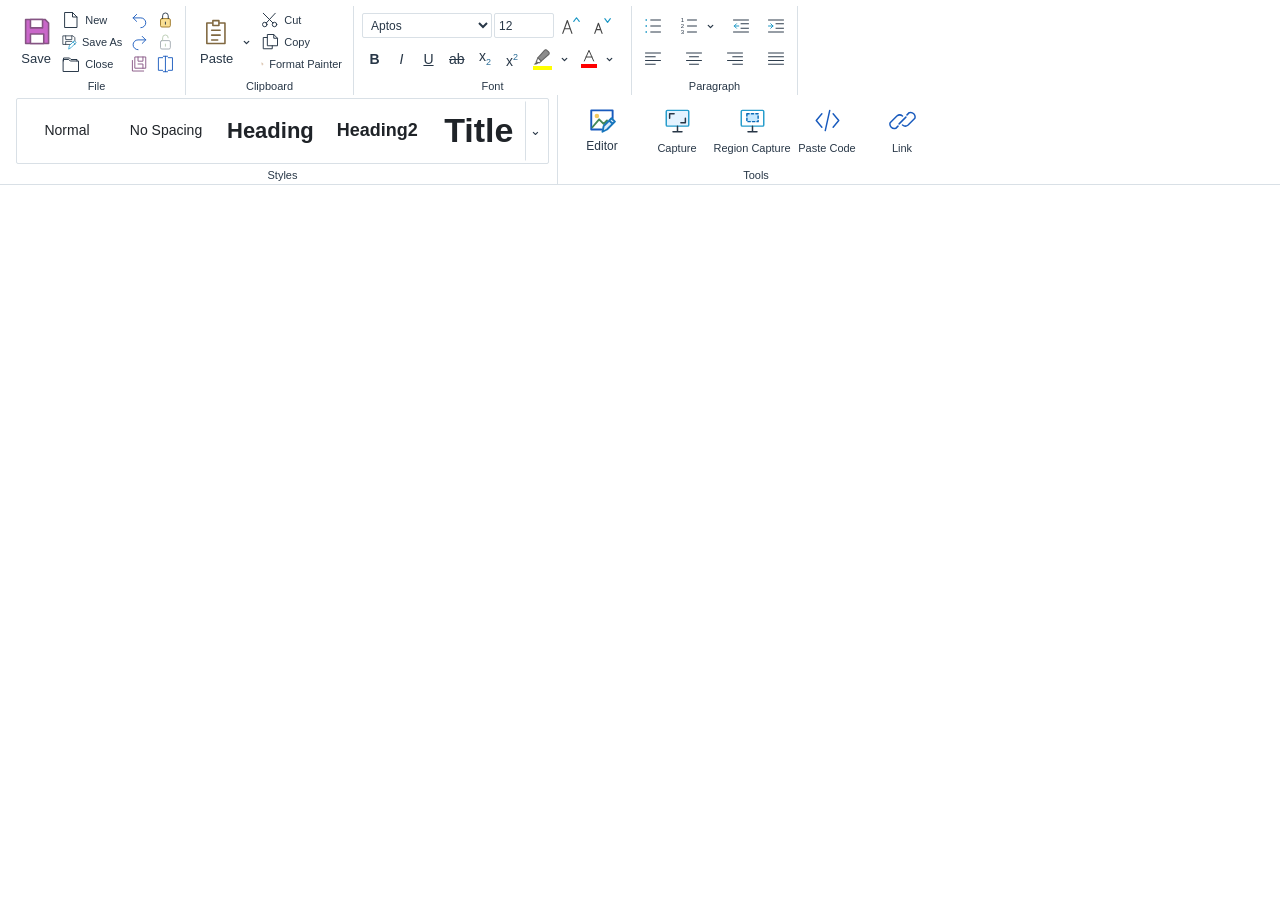
<file: Resources/Web/index.html>
<!doctype html>
<html lang="en"><head><meta charset="utf-8"><meta name="viewport" content="width=device-width,initial-scale=1"><title>Sin - AI Prompt editor</title><link rel="stylesheet" href="editor.css"><link rel="stylesheet" href="ribbon.css"><link rel="stylesheet" href="color-picker.css"></head>
<body>
<div id="toolbar" role="toolbar" aria-label="Rich Text Formatting"></div>
<div id="notice" hidden role="alert"><span class="notice-message"></span><button id="dismissNotice" type="button" aria-label="Dismiss message" title="Dismiss message">×</button></div>
<iframe id="document" title="HTML Document" sandbox="allow-same-origin"></iframe>
<script>
addEventListener('error',event=>window.webkit?.messageHandlers?.sinNative?.postMessage({type:'startup-error',message:event.message||'Editor resource could not load',source:event.filename||event.target?.src||'',line:event.lineno||0}),true);
addEventListener('unhandledrejection',event=>window.webkit?.messageHandlers?.sinNative?.postMessage({type:'startup-error',message:String(event.reason?.stack||event.reason)}));
</script>
<script type="module" src="editor.js"></script>
</body></html>
</file>
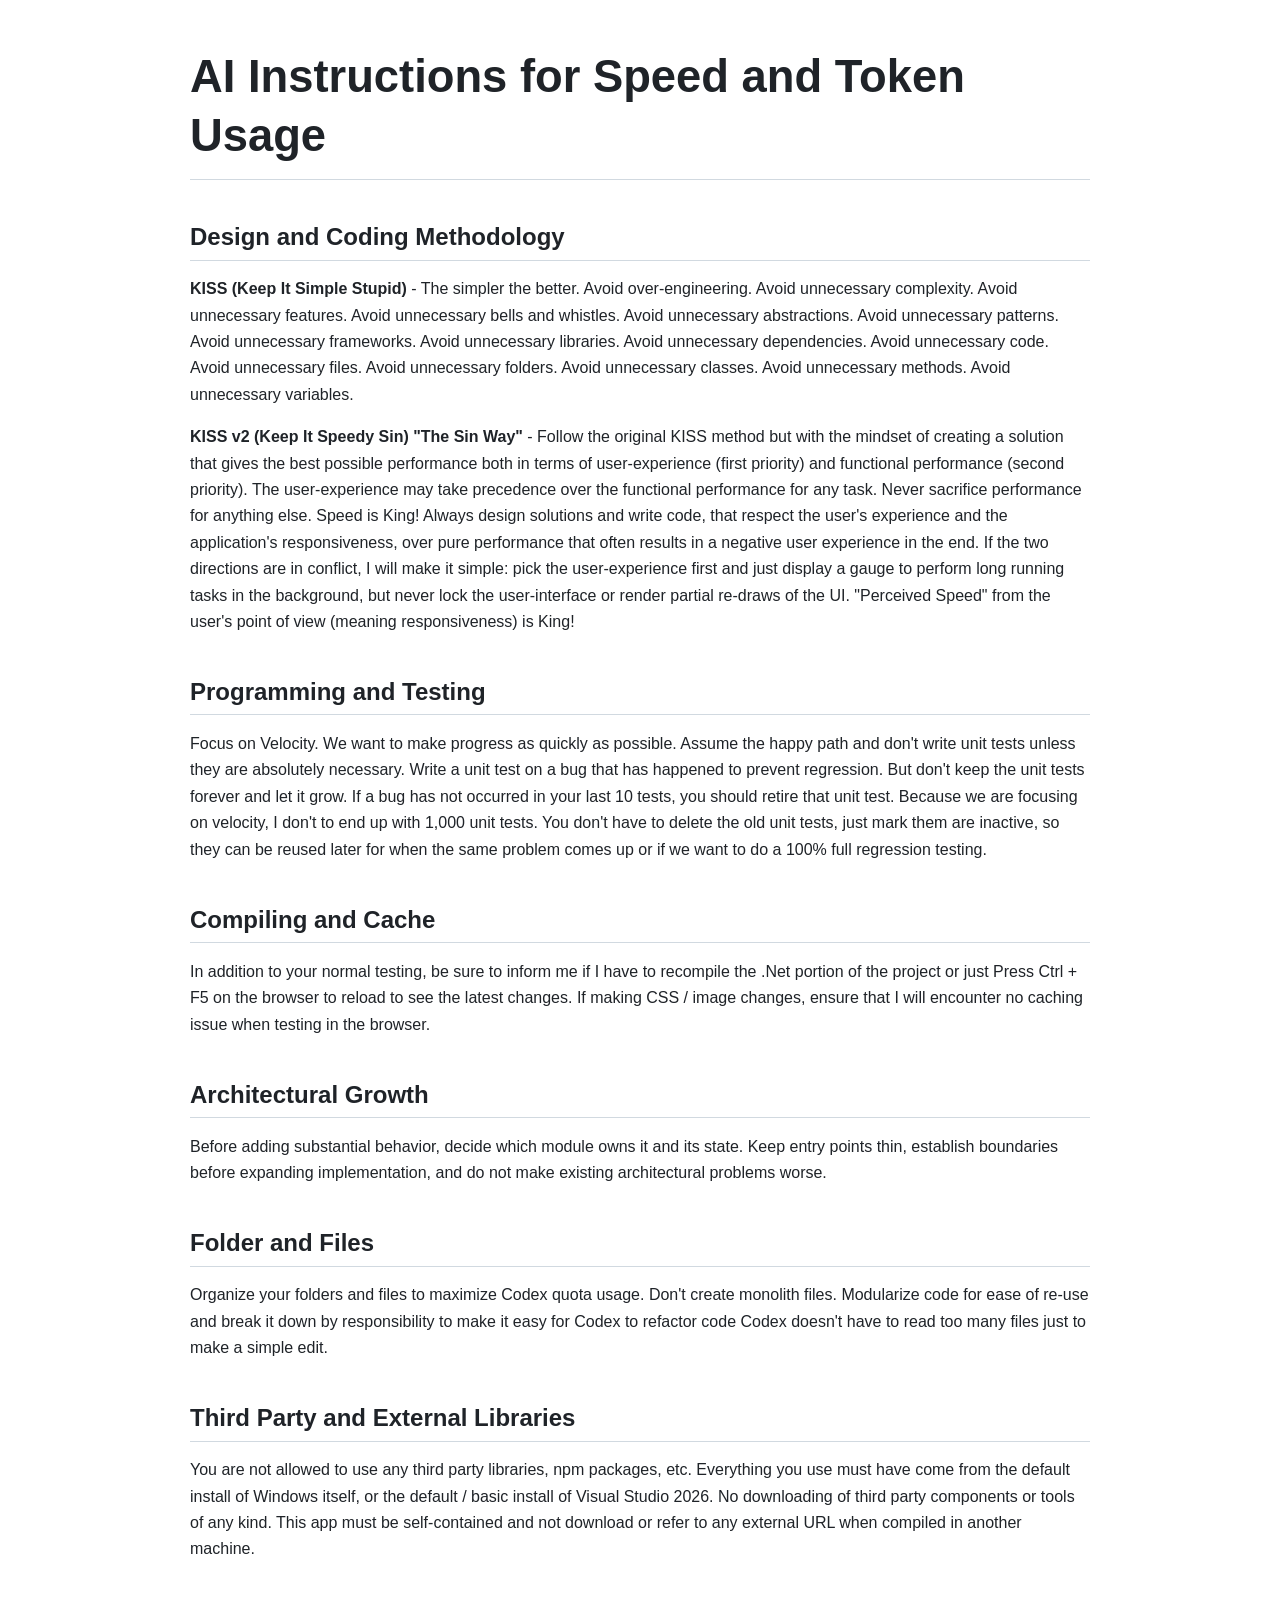
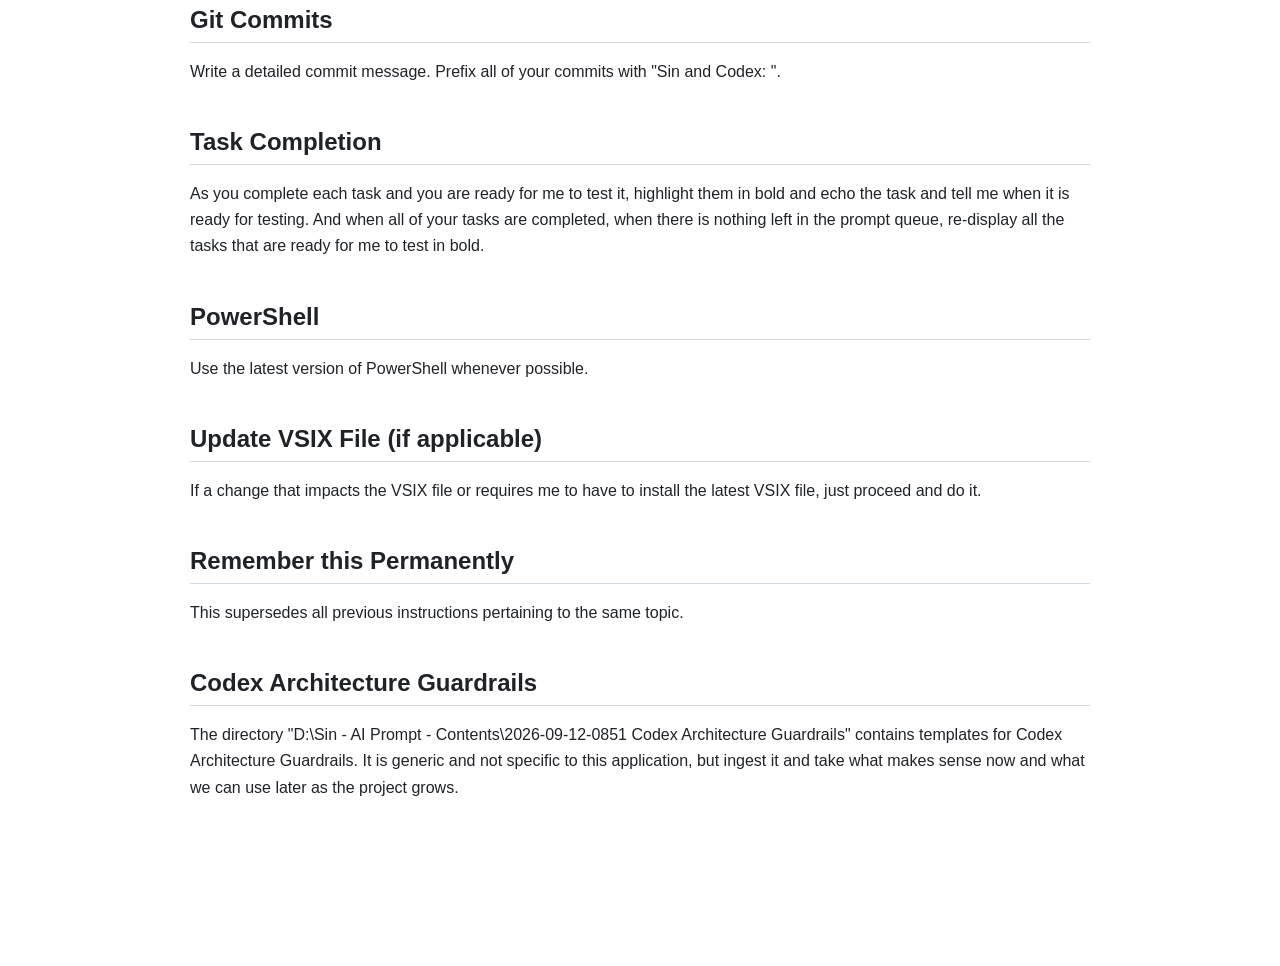
<file: Resources/Documents/2026-09-16 1025 - AI Instructions.html>
<!DOCTYPE html>
<html data-sin-style-mode="modern"><head><meta charset="utf-8"><title>Prompt</title><style data-sin-document="1">
html{font-size:16px;line-height:1.65;color:#1f2328;background:#fff}
body{box-sizing:border-box;width:100%;max-width:980px;margin:0 auto;padding:48px 40px 64px;font-family:"Segoe UI",Arial,sans-serif;font-size:16px;line-height:1.65;color:#1f2328}
p{margin:0 0 1em}
ol,ul{margin:0 0 1em;padding-left:2em}
li+li{margin-top:.35em}
h1{font-weight:600;font-style:normal;color:#1f2328;text-align:left;text-indent:0;letter-spacing:normal;margin-left:0;margin-right:0;padding-bottom:.3em;border-bottom:1px solid #d1d9e0;orphans:2;widows:2;font-family:"Segoe UI", Arial, sans-serif;font-size:22pt;line-height:1.3;margin-top:1.75em;margin-bottom:.65em;break-after:avoid}
h2{font-weight:600;font-style:normal;color:#1f2328;text-align:left;text-indent:0;letter-spacing:normal;margin-left:0;margin-right:0;padding-bottom:.3em;border-bottom:1px solid #d1d9e0;orphans:2;widows:2;font-family:"Segoe UI", Arial, sans-serif;font-size:18pt;line-height:1.3;margin-top:1.7em;margin-bottom:.65em;break-after:avoid}
h3{font-weight:600;line-height:1.3;color:#1f2328;margin:1.4em 0 .65em;font-size:1.2em}
body>:first-child:is(h1,[data-sin-style=heading]){margin-top:0!important}
[data-sin-style=title]+[data-sin-style=title]{margin-top:0}
code{padding:.16em .35em;border-radius:4px;font-family:Consolas,"Cascadia Mono","Courier New",monospace;font-size:.875em;background:#eff1f3;white-space:break-spaces;overflow-wrap:anywhere}
pre[data-sin-code] code{padding:0;background:transparent}
@media(max-width:640px){body{padding:24px 20px 40px}}
@media print{body{max-width:none;padding:0}p,li{orphans:3;widows:3}}
body{background:#fff;overflow-wrap:break-word}img{max-width:100%;height:auto}table{border-collapse:collapse}td,th{border:1px solid #aaa;padding:6px 10px}</style><style data-sin-code-styles="1">
pre:is([data-sin-code],[data-sin-code-preview]){white-space:pre;overflow:auto;padding:18px;border:1px solid #d8dfe6;border-radius:6px;background:#fff;color:#000;font:14px/1.6 Consolas,monospace;tab-size:4}
pre:is([data-sin-code],[data-sin-code-preview]) code{font:inherit;padding:0;background:transparent;white-space:inherit;overflow-wrap:normal}
details[data-sin-code-display]{margin:1em 0;border:1px solid #d8dfe6;border-radius:6px;background:#fff;color:#1f2328}
details[data-sin-code-display]>summary{cursor:pointer;padding:12px;font:14px/1.5 "Segoe UI",sans-serif;user-select:none}
details[data-sin-code-display]>pre{margin:0;border:0;border-top:1px solid #d8dfe6;border-radius:0 0 6px 6px}
details[data-sin-code-display] pre[data-sin-code-preview]{margin:10px 0 0;padding:0;border:0;user-select:text}
details[data-sin-code-display][open] pre[data-sin-code-preview]{display:none}

.rich-source-token-keyword{color:#0000ff}.rich-source-token-control{color:#8f08c4}
.rich-source-token-comment{color:#008000;font-style:normal}.rich-source-token-string{color:#a31515}
.rich-source-token-verbatim{color:#800000}.rich-source-token-number{color:#000000}
.rich-source-token-type{color:#2b91af}.rich-source-token-function{color:#74531f}
.rich-source-token-identifier{color:#1f377f}.rich-source-token-property{color:#2e75b6}
.rich-source-token-tag,.rich-source-token-selector{color:#800000}.rich-source-token-attribute{color:#ff0000}
.rich-source-token-delimiter,.rich-source-token-entity{color:#0000ff}.rich-source-token-preprocessor{color:#808080}
:is([data-sin-code=html],[data-sin-code-preview=html]) .rich-source-token-string{color:#0000ff}
:is([data-sin-code=css],[data-sin-code-preview=css]) .rich-source-token-property{color:#ff0000}
:is([data-sin-code=css],[data-sin-code-preview=css]) :is(.rich-source-token-number,.rich-source-token-string,.rich-source-token-keyword){color:#0000ff}
:is([data-sin-code=tsql],[data-sin-code-preview=tsql]) .rich-source-token-string{color:#ff0000}
:is([data-sin-code=tsql],[data-sin-code-preview=tsql]) .rich-source-token-function{color:#ff00ff}
:is([data-sin-code=java],[data-sin-code-preview=java]) :is(.rich-source-token-keyword,.rich-source-token-control){color:#000080;font-weight:bold}
:is([data-sin-code=java],[data-sin-code-preview=java]) .rich-source-token-string{color:#008000;font-weight:bold}
:is([data-sin-code=java],[data-sin-code-preview=java]) .rich-source-token-comment{color:#808080;font-style:italic}
:is([data-sin-code=java],[data-sin-code-preview=java]) .rich-source-token-number{color:#0000ff}
:is([data-sin-code=java],[data-sin-code-preview=java]) :is(.rich-source-token-type,.rich-source-token-function,.rich-source-token-identifier){color:#000}
</style><style data-sin-theme="1">
html{font-size:16px;line-height:1.65;color:#1f2328;background:#fff}
body{box-sizing:border-box;width:100%;max-width:980px;margin:0 auto;padding:48px 40px 64px;font-family:"Segoe UI",Arial,sans-serif;font-size:16px;line-height:1.65;color:#1f2328}
p{margin:0 0 1em}
ol,ul{margin:0 0 1em;padding-left:2em}
li+li{margin-top:.35em}
h1{font-weight:600;font-style:normal;color:#1f2328;text-align:left;text-indent:0;letter-spacing:normal;margin-left:0;margin-right:0;padding-bottom:.3em;border-bottom:1px solid #d1d9e0;orphans:2;widows:2;font-family:"Segoe UI", Arial, sans-serif;font-size:22pt;line-height:1.3;margin-top:1.75em;margin-bottom:.65em;break-after:avoid}
h2{font-weight:600;font-style:normal;color:#1f2328;text-align:left;text-indent:0;letter-spacing:normal;margin-left:0;margin-right:0;padding-bottom:.3em;border-bottom:1px solid #d1d9e0;orphans:2;widows:2;font-family:"Segoe UI", Arial, sans-serif;font-size:18pt;line-height:1.3;margin-top:1.7em;margin-bottom:.65em;break-after:avoid}
h3{font-weight:600;line-height:1.3;color:#1f2328;margin:1.4em 0 .65em;font-size:1.2em}
body>:first-child:is(h1,[data-sin-style=heading]){margin-top:0!important}
[data-sin-style=title]+[data-sin-style=title]{margin-top:0}
code{padding:.16em .35em;border-radius:4px;font-family:Consolas,"Cascadia Mono","Courier New",monospace;font-size:.875em;background:#eff1f3;white-space:break-spaces;overflow-wrap:anywhere}
pre[data-sin-code] code{padding:0;background:transparent}
@media(max-width:640px){body{padding:24px 20px 40px}}
@media print{body{max-width:none;padding:0}p,li{orphans:3;widows:3}}
</style></head><body><p data-sin-style="title" role="paragraph" style="font-weight: 600; margin: 0px 0px 0.65em; padding-bottom: 0.3em; border-bottom: 1px solid rgb(209, 217, 224); font-size: 34pt; line-height: 1.3; break-after: avoid;">AI Instructions for Speed and Token Usage</p><p data-sin-style="heading2" role="heading" aria-level="2" style="font-weight: 600; margin: 1.7em 0px 0.65em; padding-bottom: 0.3em; border-bottom: 1px solid rgb(209, 217, 224); font-size: 18pt; line-height: 1.3; break-after: avoid;">Design and Coding Methodology</p><p><b>KISS (Keep It Simple Stupid)</b> - The simpler the better.  Avoid over-engineering.  Avoid unnecessary complexity.  Avoid unnecessary features.  Avoid unnecessary bells and whistles.  Avoid unnecessary abstractions.  Avoid unnecessary patterns.  Avoid unnecessary frameworks.  Avoid unnecessary libraries.  Avoid unnecessary dependencies.  Avoid unnecessary code.  Avoid unnecessary files.  Avoid unnecessary folders.  Avoid unnecessary classes.  Avoid unnecessary methods.  Avoid unnecessary variables.</p><p><b>KISS v2 (Keep It Speedy Sin) "The Sin Way"</b> - Follow the original KISS method but with the mindset of creating a solution that gives the best possible performance both in terms of user-experience (first priority) and functional performance (second priority).  The user-experience may take precedence over the functional performance for any task.  Never sacrifice performance for anything else.  Speed is King!  Always design solutions and write code, that respect the user's experience and the application's responsiveness, over pure performance that often results in a negative user experience in the end.  If the two directions are in conflict, I will make it simple:  pick the user-experience first and just display a gauge to perform long running tasks in the background, but never lock the user-interface or render partial re-draws of the UI.  "Perceived Speed" from the user's point of view (meaning responsiveness) is King!</p><p data-sin-style="heading2" role="heading" aria-level="2" style="font-weight: 600; margin: 1.7em 0px 0.65em; padding-bottom: 0.3em; border-bottom: 1px solid rgb(209, 217, 224); font-size: 18pt; line-height: 1.3; break-after: avoid;">Programming and Testing</p><p>Focus on Velocity.  We want to make progress as quickly as possible.  Assume the happy path and don't write unit tests unless they are absolutely necessary.  Write a unit test on a bug that has happened to prevent regression.  But don't keep the unit tests forever and let it grow.  If a bug has not occurred in your last 10 tests, you should retire that unit test.  Because we are focusing on velocity, I don't to end up with 1,000 unit tests.  You don't have to delete the old unit tests, just mark them are inactive, so they can be reused later for when the same problem comes up or if we want to do a 100% full regression testing.</p><p data-sin-style="heading2" role="heading" aria-level="2" style="font-weight: 600; margin: 1.7em 0px 0.65em; padding-bottom: 0.3em; border-bottom: 1px solid rgb(209, 217, 224); font-size: 18pt; line-height: 1.3; break-after: avoid;">Compiling and Cache</p><p>In addition to your normal testing, be sure to inform me if I have to recompile the .Net portion of the project or just Press Ctrl + F5 on the browser to reload to see the latest changes.  If making CSS / image changes, ensure that I will encounter no caching issue when testing in the browser.</p><p data-sin-style="heading2" role="heading" aria-level="2" style="font-weight: 600; margin: 1.7em 0px 0.65em; padding-bottom: 0.3em; border-bottom: 1px solid rgb(209, 217, 224); font-size: 18pt; line-height: 1.3; break-after: avoid;">Architectural Growth</p><p>Before adding substantial behavior, decide which module owns it and its state. Keep entry points thin, establish boundaries before expanding implementation, and do not make existing architectural problems worse.</p><p data-sin-style="heading2" role="heading" aria-level="2" style="font-weight: 600; margin: 1.7em 0px 0.65em; padding-bottom: 0.3em; border-bottom: 1px solid rgb(209, 217, 224); font-size: 18pt; line-height: 1.3; break-after: avoid;">Folder and Files</p><p>Organize your folders and files to maximize Codex quota usage.  Don't create monolith files.  Modularize code for ease of re-use and break it down by responsibility to make it easy for Codex to refactor code Codex doesn't have to read too many files just to make a simple edit.</p><p data-sin-style="heading2" role="heading" aria-level="2" style="font-weight: 600; margin: 1.7em 0px 0.65em; padding-bottom: 0.3em; border-bottom: 1px solid rgb(209, 217, 224); font-size: 18pt; line-height: 1.3; break-after: avoid;">Third Party and External Libraries</p><p>You are not allowed to use any third party libraries, npm packages, etc.  Everything you use must have come from the default install of Windows itself, or the default / basic install of Visual Studio 2026.  No downloading of third party components or tools of any kind.  This app must be self-contained and not download or refer to any external URL when compiled in another machine.</p><p data-sin-style="heading2" role="heading" aria-level="2" style="font-weight: 600; margin: 1.7em 0px 0.65em; padding-bottom: 0.3em; border-bottom: 1px solid rgb(209, 217, 224); font-size: 18pt; line-height: 1.3; break-after: avoid;">Git Commits</p><p>Write a detailed commit message.  Prefix all of your commits with "Sin and Codex: ".</p><p data-sin-style="heading2" role="heading" aria-level="2" style="font-weight: 600; margin: 1.7em 0px 0.65em; padding-bottom: 0.3em; border-bottom: 1px solid rgb(209, 217, 224); font-size: 18pt; line-height: 1.3; break-after: avoid;">Task Completion</p><p>As you complete each task and you are ready for me to test it, highlight them in bold and echo the task and tell me when it is ready for testing.  And when all of your tasks are completed, when there is nothing left in the prompt queue, re-display all the tasks that are ready for me to test in bold.</p><p data-sin-style="heading2" role="heading" aria-level="2" style="font-weight: 600; margin: 1.7em 0px 0.65em; padding-bottom: 0.3em; border-bottom: 1px solid rgb(209, 217, 224); font-size: 18pt; line-height: 1.3; break-after: avoid;">PowerShell</p><p>Use the latest version of PowerShell whenever possible.</p><p data-sin-style="heading2" role="heading" aria-level="2" style="font-weight: 600; margin: 1.7em 0px 0.65em; padding-bottom: 0.3em; border-bottom: 1px solid rgb(209, 217, 224); font-size: 18pt; line-height: 1.3; break-after: avoid;">Update VSIX File (if applicable)</p><p>If a change that impacts the VSIX file or requires me to have to install the latest VSIX file, just proceed and do it.</p><p data-sin-style="heading2" role="heading" aria-level="2" style="font-weight: 600; margin: 1.7em 0px 0.65em; padding-bottom: 0.3em; border-bottom: 1px solid rgb(209, 217, 224); font-size: 18pt; line-height: 1.3; break-after: avoid;">Remember this Permanently</p><p>This supersedes all previous instructions pertaining to the same topic.</p><p data-sin-style="heading2" role="heading" aria-level="2" style="font-weight: 600; margin: 1.7em 0px 0.65em; padding-bottom: 0.3em; border-bottom: 1px solid rgb(209, 217, 224); font-size: 18pt; line-height: 1.3; break-after: avoid;">Codex Architecture Guardrails</p><p>The directory "D:\Sin - AI Prompt - Contents\2026-09-12-0851 Codex Architecture Guardrails" contains templates for Codex Architecture Guardrails.  It is generic and not specific to this application, but ingest it and take what makes sense now and what we can use later as the project grows.</p><p><br></p><p><br></p></body></html>
</file>
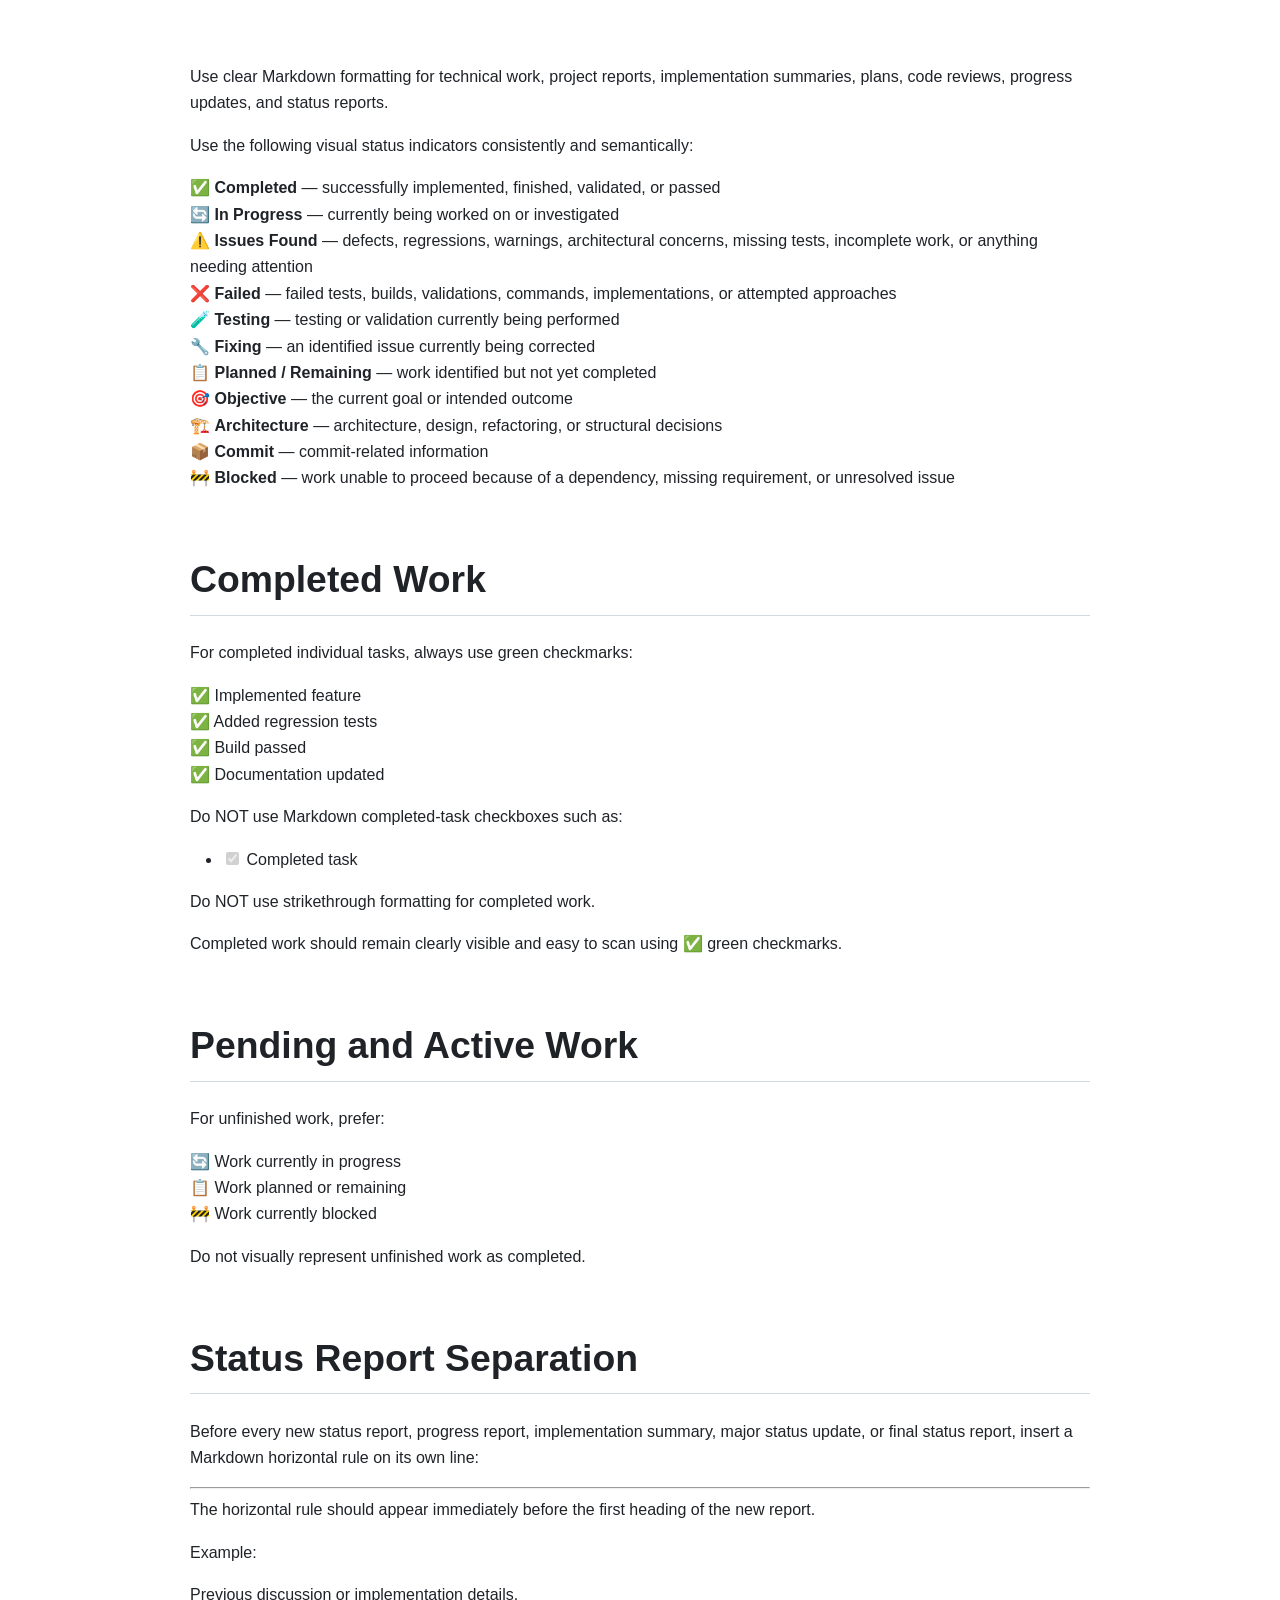
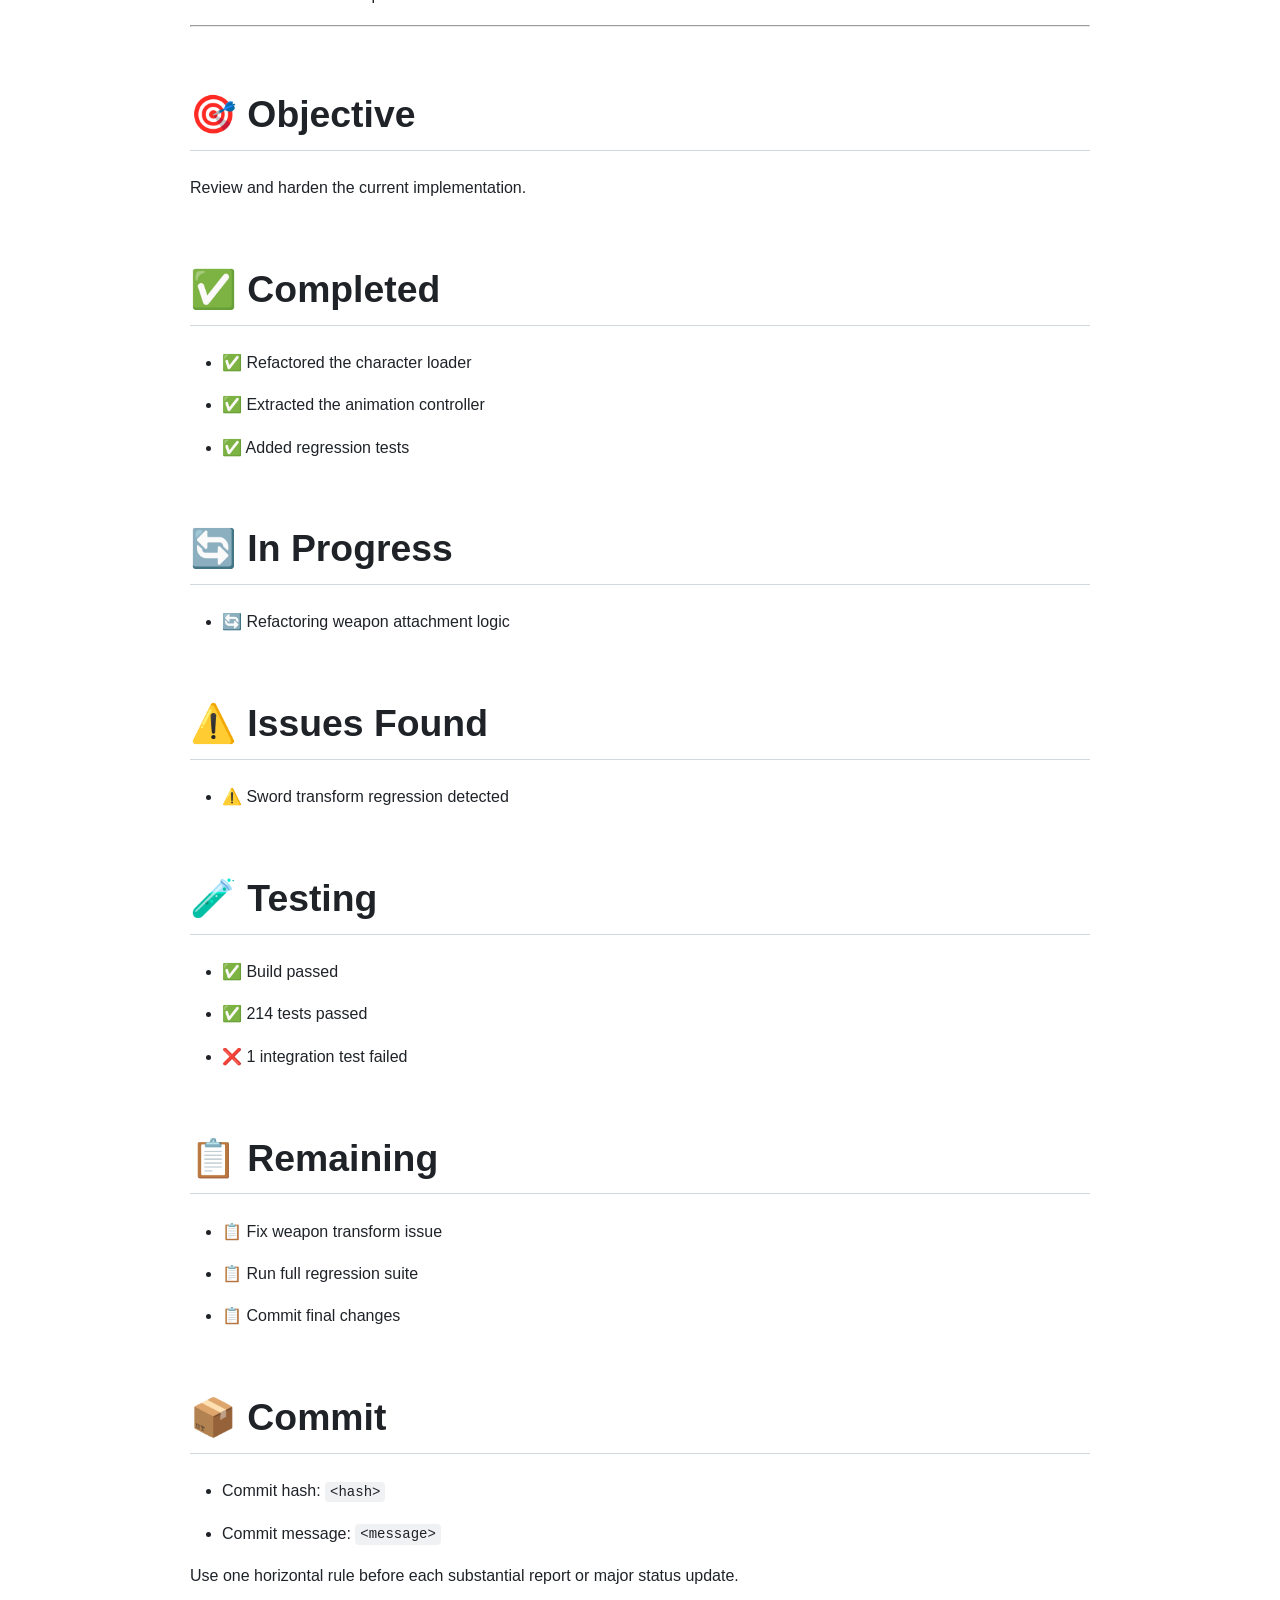
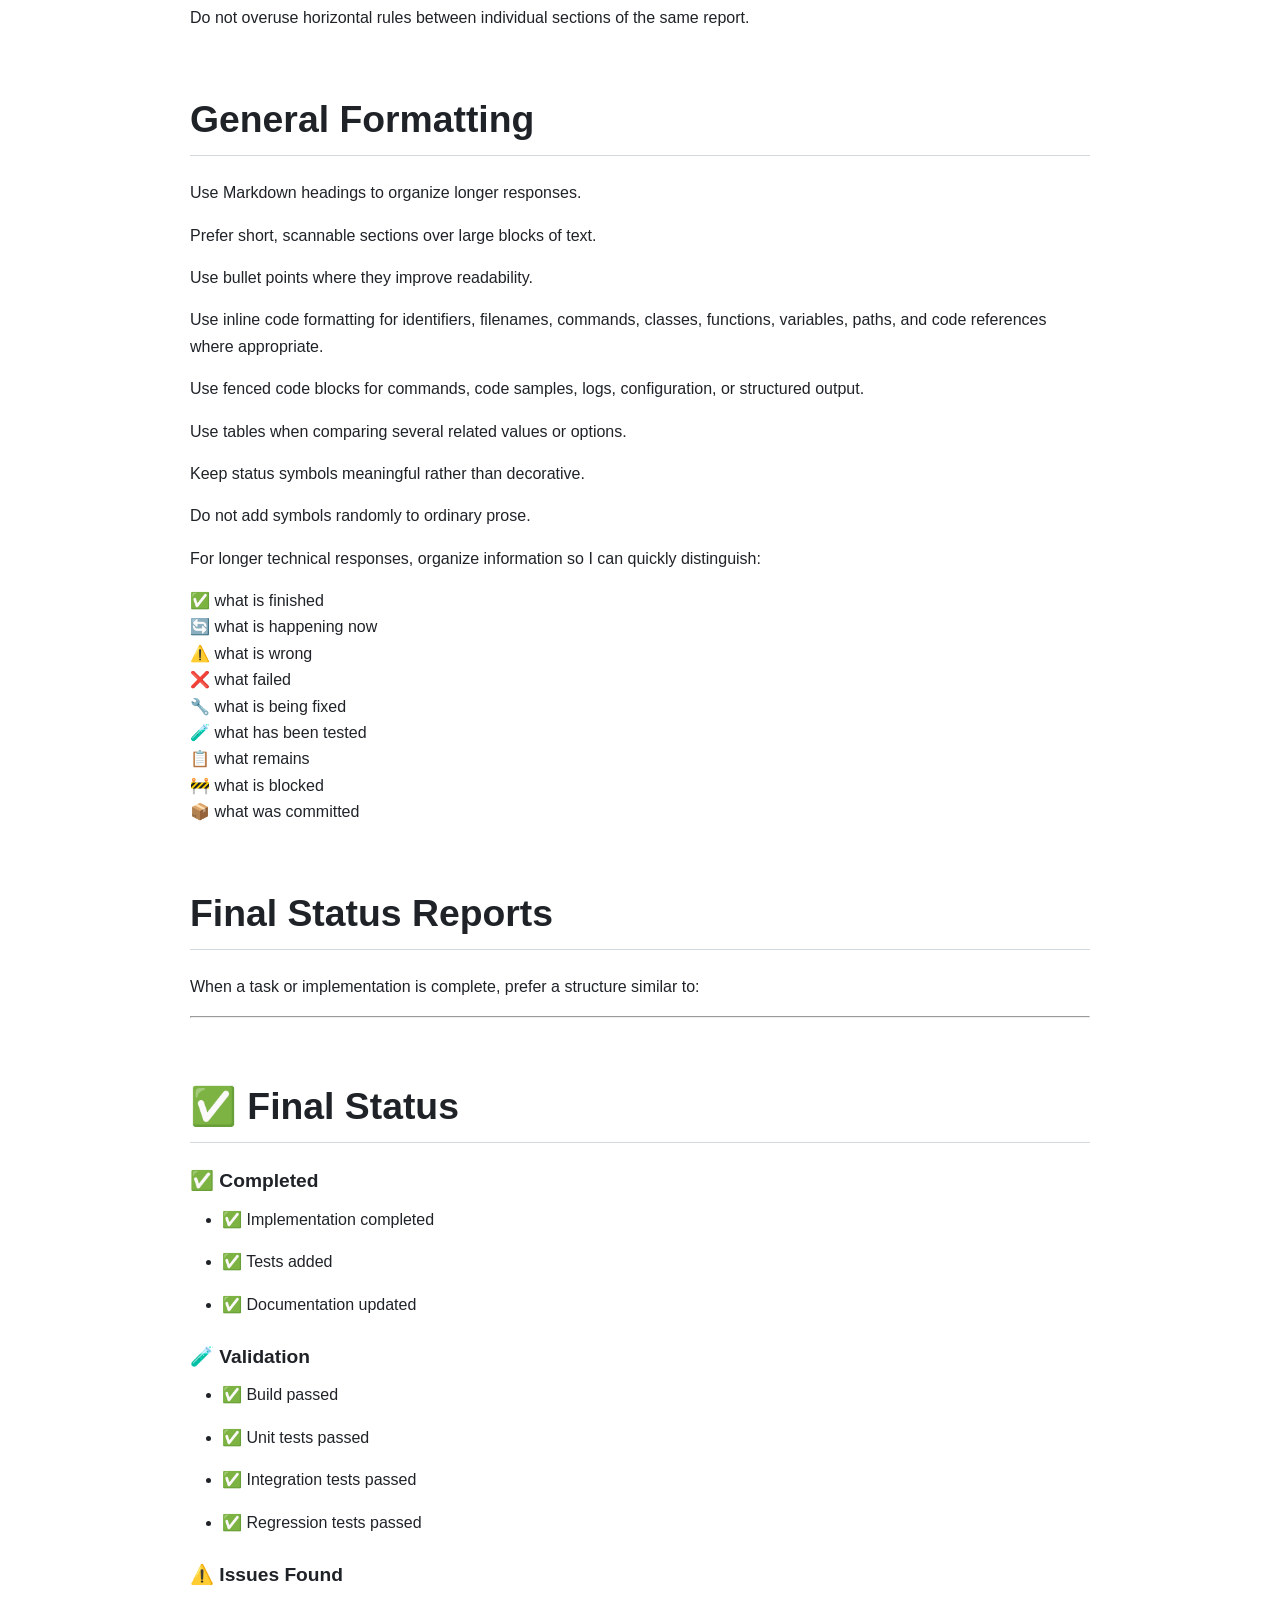
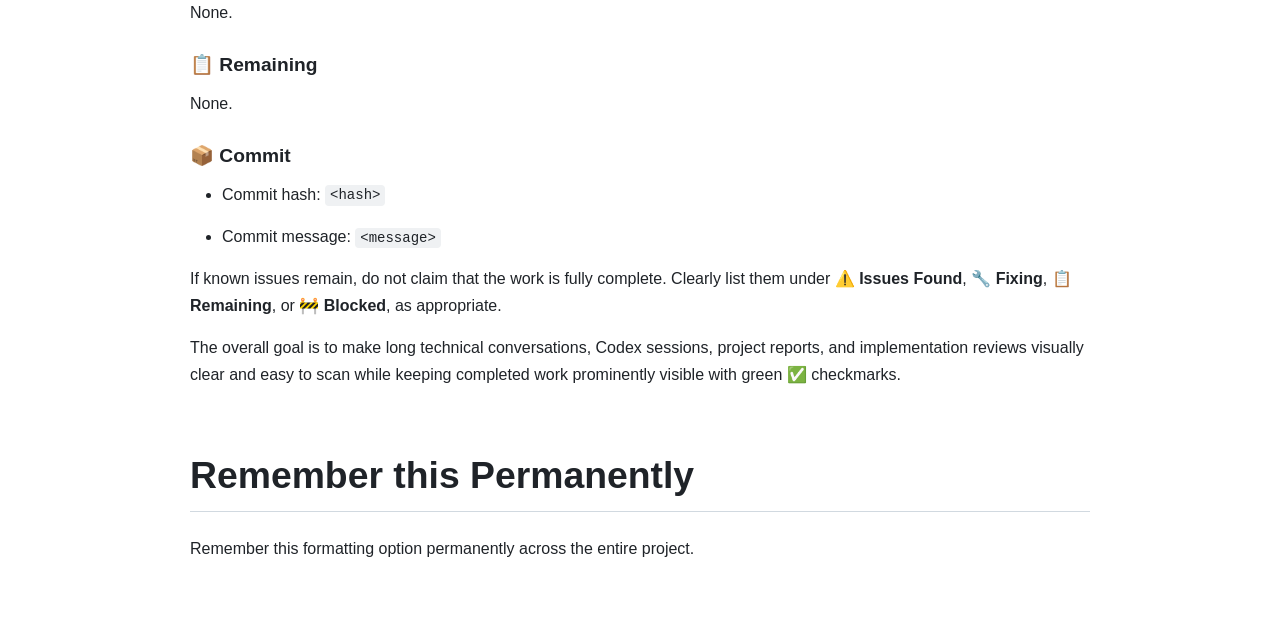
<file: Resources/Documents/AI Prompt - Output Formatting.html>
<!DOCTYPE html>
<html data-sin-style-mode="modern"><head><meta charset="utf-8"><title>Prompt</title><style data-sin-document="1">body{font-family:Aptos, "Segoe UI", Arial, sans-serif;font-size:12pt;color:#000;line-height:1.1583333333333334;font-kerning:normal;font-variant-ligatures:common-ligatures contextual}p{margin:0 0 8pt}h1{font-weight:400;font-style:normal;color:#0f4761;text-align:left;text-indent:0;letter-spacing:normal;margin-left:0;margin-right:0;padding-bottom:0;border-bottom:none;orphans:2;widows:2;font-family:"Aptos Display", Aptos, "Segoe UI", Arial, sans-serif;font-size:20pt;line-height:1.1583333333333334;margin-top:18pt;margin-bottom:4pt;break-after:avoid;break-inside:avoid}h2{font-weight:400;font-style:normal;color:#0f4761;text-align:left;text-indent:0;letter-spacing:normal;margin-left:0;margin-right:0;padding-bottom:0;border-bottom:none;orphans:2;widows:2;font-family:"Aptos Display", Aptos, "Segoe UI", Arial, sans-serif;font-size:16pt;line-height:1.1583333333333334;margin-top:8pt;margin-bottom:4pt;break-after:avoid;break-inside:avoid}[data-sin-style=title]+[data-sin-style=title]{margin-top:-4pt}body{margin:32px;background:#fff;overflow-wrap:break-word}img{max-width:100%;height:auto}pre[data-sin-code]{white-space:pre;overflow:auto;padding:18px;border:1px solid #d8dfe6;border-radius:6px;background:#f6f8fa;color:#24292f;font:14px/1.6 Consolas,monospace;tab-size:4}pre[data-sin-code] code{font:inherit}.rich-source-token-keyword,.rich-source-token-property{color:#0954b5}.rich-source-token-comment{color:#50784a;font-style:italic}.rich-source-token-string{color:#a12623}.rich-source-token-number{color:#8250a3}table{border-collapse:collapse}td,th{border:1px solid #aaa;padding:6px 10px}</style><style data-sin-theme="1">
html{font-size:16px;line-height:1.65;color:#1f2328;background:#fff}
body{box-sizing:border-box;width:100%;max-width:980px;margin:0 auto;padding:48px 40px 64px;font-family:"Segoe UI",Arial,sans-serif;font-size:16px;line-height:1.65;color:#1f2328}
p{margin:0 0 1em}
ol,ul{margin:0 0 1em;padding-left:2em}
li+li{margin-top:.35em}
h1{font-weight:600;font-style:normal;color:#1f2328;text-align:left;text-indent:0;letter-spacing:normal;margin-left:0;margin-right:0;padding-bottom:.3em;border-bottom:1px solid #d1d9e0;orphans:2;widows:2;font-family:"Segoe UI", Arial, sans-serif;font-size:22pt;line-height:1.3;margin-top:1.75em;margin-bottom:.65em;break-after:avoid}
h2{font-weight:600;font-style:normal;color:#1f2328;text-align:left;text-indent:0;letter-spacing:normal;margin-left:0;margin-right:0;padding-bottom:.3em;border-bottom:1px solid #d1d9e0;orphans:2;widows:2;font-family:"Segoe UI", Arial, sans-serif;font-size:28pt;line-height:1.3;margin-top:1.7em;margin-bottom:.65em;break-after:avoid}
h3{font-weight:600;line-height:1.3;color:#1f2328;margin:1.4em 0 .65em;font-size:1.2em}
body>:first-child:is(h1,[data-sin-style=heading]){margin-top:0!important}
[data-sin-style=title]+[data-sin-style=title]{margin-top:0}
code{padding:.16em .35em;border-radius:4px;font-family:Consolas,"Cascadia Mono","Courier New",monospace;font-size:.875em;background:#eff1f3;white-space:break-spaces;overflow-wrap:anywhere}
pre[data-sin-code] code{padding:0;background:transparent}
@media(max-width:640px){body{padding:24px 20px 40px}}
@media print{body{max-width:none;padding:0}p,li{orphans:3;widows:3}}
</style><style data-sin-code-styles="1">
pre:is([data-sin-code],[data-sin-code-preview]){white-space:pre;overflow:auto;padding:18px;border:1px solid #d8dfe6;border-radius:6px;background:#fff;color:#000;font:14px/1.6 Consolas,monospace;tab-size:4}
pre:is([data-sin-code],[data-sin-code-preview]) code{font:inherit;padding:0;background:transparent;white-space:inherit;overflow-wrap:normal}
details[data-sin-code-display]{margin:1em 0;border:1px solid #d8dfe6;border-radius:6px;background:#fff;color:#1f2328}
details[data-sin-code-display]>summary{cursor:pointer;padding:12px;font:14px/1.5 "Segoe UI",sans-serif;user-select:none}
details[data-sin-code-display]>pre{margin:0;border:0;border-top:1px solid #d8dfe6;border-radius:0 0 6px 6px}
details[data-sin-code-display] pre[data-sin-code-preview]{margin:10px 0 0;padding:0;border:0;user-select:text}
details[data-sin-code-display][open] pre[data-sin-code-preview]{display:none}

.rich-source-token-keyword{color:#0000ff}.rich-source-token-control{color:#8f08c4}
.rich-source-token-comment{color:#008000;font-style:normal}.rich-source-token-string{color:#a31515}
.rich-source-token-verbatim{color:#800000}.rich-source-token-number{color:#000000}
.rich-source-token-type{color:#2b91af}.rich-source-token-function{color:#74531f}
.rich-source-token-identifier{color:#1f377f}.rich-source-token-property{color:#2e75b6}
.rich-source-token-tag,.rich-source-token-selector{color:#800000}.rich-source-token-attribute{color:#ff0000}
.rich-source-token-delimiter,.rich-source-token-entity{color:#0000ff}.rich-source-token-preprocessor{color:#808080}
:is([data-sin-code=html],[data-sin-code-preview=html]) .rich-source-token-string{color:#0000ff}
:is([data-sin-code=css],[data-sin-code-preview=css]) .rich-source-token-property{color:#ff0000}
:is([data-sin-code=css],[data-sin-code-preview=css]) :is(.rich-source-token-number,.rich-source-token-string,.rich-source-token-keyword){color:#0000ff}
:is([data-sin-code=tsql],[data-sin-code-preview=tsql]) .rich-source-token-string{color:#ff0000}
:is([data-sin-code=tsql],[data-sin-code-preview=tsql]) .rich-source-token-function{color:#ff00ff}
:is([data-sin-code=java],[data-sin-code-preview=java]) :is(.rich-source-token-keyword,.rich-source-token-control){color:#000080;font-weight:bold}
:is([data-sin-code=java],[data-sin-code-preview=java]) .rich-source-token-string{color:#008000;font-weight:bold}
:is([data-sin-code=java],[data-sin-code-preview=java]) .rich-source-token-comment{color:#808080;font-style:italic}
:is([data-sin-code=java],[data-sin-code-preview=java]) .rich-source-token-number{color:#0000ff}
:is([data-sin-code=java],[data-sin-code-preview=java]) :is(.rich-source-token-type,.rich-source-token-function,.rich-source-token-identifier){color:#000}
</style></head><body><p><!--StartFragment--></p><p>Use clear Markdown formatting for technical work, project reports, implementation summaries, plans, code reviews, progress updates, and status reports.</p><p>Use the following visual status indicators consistently and semantically:</p><p>✅ <strong>Completed</strong> — successfully implemented, finished, validated, or passed<br>🔄 <strong>In Progress</strong> — currently being worked on or investigated<br>⚠️ <strong>Issues Found</strong> — defects, regressions, warnings, architectural concerns, missing tests, incomplete work, or anything needing attention<br>❌ <strong>Failed</strong> — failed tests, builds, validations, commands, implementations, or attempted approaches<br>🧪 <strong>Testing</strong> — testing or validation currently being performed<br>🔧 <strong>Fixing</strong> — an identified issue currently being corrected<br>📋 <strong>Planned / Remaining</strong> — work identified but not yet completed<br>🎯 <strong>Objective</strong> — the current goal or intended outcome<br>🏗️ <strong>Architecture</strong> — architecture, design, refactoring, or structural decisions<br>📦 <strong>Commit</strong> — commit-related information<br>🚧 <strong>Blocked</strong> — work unable to proceed because of a dependency, missing requirement, or unresolved issue</p><h2>Completed Work</h2><p>For completed individual tasks, always use green checkmarks:</p><p>✅ Implemented feature<br>✅ Added regression tests<br>✅ Build passed<br>✅ Documentation updated</p><p>Do NOT use Markdown completed-task checkboxes such as:</p><ul class="contains-task-list"><li class="task-list-item"><p><input type="checkbox" checked="" disabled=""> Completed task</p></li></ul><p>Do NOT use strikethrough formatting for completed work.</p><p>Completed work should remain clearly visible and easy to scan using ✅ green checkmarks.</p><h2>Pending and Active Work</h2><p>For unfinished work, prefer:</p><p>🔄 Work currently in progress<br>📋 Work planned or remaining<br>🚧 Work currently blocked</p><p>Do not visually represent unfinished work as completed.</p><h2>Status Report Separation</h2><p>Before every new status report, progress report, implementation summary, major status update, or final status report, insert a Markdown horizontal rule on its own line:</p><hr><p>The horizontal rule should appear immediately before the first heading of the new report.</p><p>Example:</p><p>Previous discussion or implementation details.</p><hr><h2>🎯 Objective</h2><p>Review and harden the current implementation.</p><h2>✅ Completed</h2><ul><li><p>✅ Refactored the character loader</p></li><li><p>✅ Extracted the animation controller</p></li><li><p>✅ Added regression tests</p></li></ul><h2>🔄 In Progress</h2><ul><li><p>🔄 Refactoring weapon attachment logic</p></li></ul><h2>⚠️ Issues Found</h2><ul><li><p>⚠️ Sword transform regression detected</p></li></ul><h2>🧪 Testing</h2><ul><li><p>✅ Build passed</p></li><li><p>✅ 214 tests passed</p></li><li><p>❌ 1 integration test failed</p></li></ul><h2>📋 Remaining</h2><ul><li><p>📋 Fix weapon transform issue</p></li><li><p>📋 Run full regression suite</p></li><li><p>📋 Commit final changes</p></li></ul><h2>📦 Commit</h2><ul><li><p>Commit hash: <code inline="">&lt;hash&gt;</code></p></li><li><p>Commit message: <code inline="">&lt;message&gt;</code></p></li></ul><p>Use one horizontal rule before each substantial report or major status update.</p><p>Do not overuse horizontal rules between individual sections of the same report.</p><h2>General Formatting</h2><p>Use Markdown headings to organize longer responses.</p><p>Prefer short, scannable sections over large blocks of text.</p><p>Use bullet points where they improve readability.</p><p>Use inline code formatting for identifiers, filenames, commands, classes, functions, variables, paths, and code references where appropriate.</p><p>Use fenced code blocks for commands, code samples, logs, configuration, or structured output.</p><p>Use tables when comparing several related values or options.</p><p>Keep status symbols meaningful rather than decorative.</p><p>Do not add symbols randomly to ordinary prose.</p><p>For longer technical responses, organize information so I can quickly distinguish:</p><p>✅ what is finished<br>🔄 what is happening now<br>⚠️ what is wrong<br>❌ what failed<br>🔧 what is being fixed<br>🧪 what has been tested<br>📋 what remains<br>🚧 what is blocked<br>📦 what was committed</p><h2>Final Status Reports</h2><p>When a task or implementation is complete, prefer a structure similar to:</p><hr><h2>✅ Final Status</h2><h3>✅ Completed</h3><ul><li><p>✅ Implementation completed</p></li><li><p>✅ Tests added</p></li><li><p>✅ Documentation updated</p></li></ul><h3>🧪 Validation</h3><ul><li><p>✅ Build passed</p></li><li><p>✅ Unit tests passed</p></li><li><p>✅ Integration tests passed</p></li><li><p>✅ Regression tests passed</p></li></ul><h3>⚠️ Issues Found</h3><p>None.</p><h3>📋 Remaining</h3><p>None.</p><h3>📦 Commit</h3><ul><li><p>Commit hash: <code inline="">&lt;hash&gt;</code></p></li><li><p>Commit message: <code inline="">&lt;message&gt;</code></p></li></ul><p>If known issues remain, do not claim that the work is fully complete. Clearly list them under ⚠️ <strong>Issues Found</strong>, 🔧 <strong>Fixing</strong>, 📋 <strong>Remaining</strong>, or 🚧 <strong>Blocked</strong>, as appropriate.</p><p>The overall goal is to make long technical conversations, Codex sessions, project reports, and implementation reviews visually clear and easy to scan while keeping completed work prominently visible with green ✅ checkmarks.</p><p data-sin-style="heading2" role="heading" aria-level="2" style="font-weight: 600; margin: 1.7em 0px 0.65em; padding-bottom: 0.3em; border-bottom: 1px solid rgb(209, 217, 224); font-size: 28pt; line-height: 1.3; break-after: avoid;">Remember this Permanently</p><p data-sin-style="normal" role="paragraph" style="padding-bottom: 0px; border-bottom-width: medium; border-bottom-style: none; border-bottom-color: currentcolor; line-height: 1.65;">Remember this formatting option permanently across the entire project.</p><p></p></body></html>
</file>
<file: Resources/Web/editor.css>
:root{font-family:-apple-system,BlinkMacSystemFont,"Segoe UI",Arial,sans-serif;color:#283747;background:#f4f6f8;font-size:13px;--surface:#fff;--line:#d9e0e6;--text:#283747;--soft:#f4f6f8;--accent:#086ab7}
*{box-sizing:border-box}
body{margin:0;height:100vh;display:flex;flex-direction:column}
button,input,select,textarea{font:inherit;color:inherit}
button{border:1px solid var(--line);background:var(--surface);border-radius:4px;padding:7px 10px;cursor:pointer;white-space:nowrap}
button:hover{background:#e9f1f8}
button:focus-visible,input:focus-visible,select:focus-visible,textarea:focus-visible{outline:2px solid var(--accent);outline-offset:1px}
button.active,button[aria-pressed=true]{background:#d9ebfa;color:#065892;border-color:#8bb7df}
button:disabled{opacity:.45;cursor:default}
.primary{background:#086ab7;color:white;border-color:#086ab7}
.primary:hover{background:#08588f}
input,select,textarea{background:var(--surface);border:1px solid var(--line);padding:6px;border-radius:4px}
input[type=number]{width:76px}
input[type=checkbox]{accent-color:var(--accent)}
label{display:flex;align-items:center;gap:6px}
#document{flex:1;width:100%;border:0;background:white;min-height:0}
.image-selection{position:fixed;pointer-events:none;z-index:2;outline:2px solid #156bc1;outline-offset:1px;background:transparent}
.image-resize-shield{position:fixed;inset:0;z-index:8;touch-action:none}
.image-selection button{position:absolute;padding:0;min-height:0;width:10px;height:10px;border:1px solid #156bc1;background:white;border-radius:0;pointer-events:auto;transform:translate(-50%,-50%)}
.image-selection [data-image-resize=nw]{left:0;top:0;cursor:nwse-resize}.image-selection [data-image-resize=ne]{left:100%;top:0;cursor:nesw-resize}
.image-selection [data-image-resize=sw]{left:0;top:100%;cursor:nesw-resize}.image-selection [data-image-resize=se]{left:100%;top:100%;cursor:nwse-resize}
.image-selection[data-resizing=false] button{display:none}
.image-actions{position:fixed;inset:auto;margin:0;padding:5px;min-width:190px;border:1px solid var(--line);border-radius:5px;background:var(--surface);color:var(--text);box-shadow:0 6px 20px #0003}
.image-actions button{display:block;width:100%;text-align:left;border:0}
.media-fullscreen{background:#111;display:flex;flex-direction:column;align-items:center;justify-content:center;width:100%;height:100%;padding:12px;gap:10px}
.media-fullscreen img{min-height:0;flex:1;width:100%;object-fit:contain}
.youtube-player{position:fixed;z-index:4;display:flex;flex-direction:column;background:#111}
.youtube-player iframe{width:100%;flex:1;min-height:0;border:0}
.youtube-player .video-controls{display:flex;justify-content:flex-end;height:32px;flex:none;gap:6px;background:var(--surface)}
.youtube-player .video-controls button{padding:3px 10px}
.youtube-player:fullscreen{inset:0!important;width:100%!important;height:100%!important;clip-path:none!important}
.video-selection{position:fixed;z-index:5;pointer-events:none;border:1px solid #06f;border-radius:12px}
.video-selection [data-video-resize]{position:absolute;top:50%;transform:translateY(-50%);width:6px;height:34px;padding:0;border:0;border-radius:3px;background:#468aff;pointer-events:auto;cursor:ew-resize}
.video-selection [data-video-resize=left]{left:-7px}.video-selection [data-video-resize=right]{right:-7px}
.video-toolbar{position:absolute;display:flex;align-items:center;gap:4px;pointer-events:auto;padding:4px;background:var(--surface);color:var(--text);border:1px solid var(--line);border-radius:5px;box-shadow:0 5px 12px #0002;white-space:nowrap}
.video-toolbar>span{padding:0 8px}.video-toolbar>button{border:0;padding:4px 9px;font-size:18px}
.video-menu{position:absolute;bottom:100%;right:0;margin-bottom:4px;padding:5px;background:var(--surface);border:1px solid var(--line);border-radius:5px;box-shadow:0 5px 12px #0002;min-width:155px}
.video-menu button{display:block;text-align:left;width:100%;border:0}
#notice{display:flex;flex:none;align-items:flex-start;gap:12px;min-width:0;padding:10px 16px;background:#fff1d6;color:#774500;border-bottom:1px solid #e6c98d}
#notice .notice-message{flex:1;min-width:0;max-height:30vh;overflow:auto;white-space:pre-wrap;overflow-wrap:anywhere;line-height:1.5}
#dismissNotice{flex:none;padding:0 8px;font-size:20px;line-height:1.25;background:transparent;border-color:currentColor}
[hidden]{display:none!important}
dialog{color:var(--text);background:var(--surface);border:1px solid var(--line);border-radius:9px;padding:0;box-shadow:0 15px 60px #0004}
dialog::backdrop{background:transparent}
.form-dialog{width:min(780px,94vw);max-height:94vh}
.form-dialog form{display:flex;flex-direction:column}
.form-dialog header,.annotation header{padding:16px 20px;border-bottom:1px solid var(--line);display:flex;align-items:center;justify-content:space-between}
h2{font-size:18px;margin:0;font-weight:600}
.dialog-content{padding:20px;display:grid;gap:14px}
.dialog-content textarea{width:100%;height:330px;resize:vertical;tab-size:4;font:14px/1.55 Menlo,Consolas,monospace}
.dialog-content p{margin:0;line-height:1.6}
.dialog-content label{justify-content:space-between}
.dialog-content label:has(input[type=checkbox]){justify-content:flex-start}
.dialog-content .stacked-field{display:flex;flex-direction:column;align-items:stretch;gap:6px}
.dialog-content .stacked-field input{width:100%;min-width:0}
.dialog-content [hidden]{display:none!important}
.dialog-content select{min-width:180px}
footer{display:flex;justify-content:flex-end;gap:8px;padding:14px 20px;border-top:1px solid var(--line);background:var(--soft)}
.hint{color:#647588;font-size:12px;line-height:1.5}
.annotation{width:100vw;height:100vh;max-width:none;max-height:none;margin:0;border:0;border-radius:0}
.annotation-layout{height:100%;display:flex;flex-direction:column}
.annotation header{padding:11px 16px;gap:12px}
.annotation header small{margin-left:15px;color:#697f90}
.annotation-body{display:grid;grid-template-columns:185px 1fr 245px;flex:1;min-height:0}
.annotation aside{padding:14px;background:var(--soft);overflow:auto;min-width:0}
.annotation aside.left{border-right:1px solid var(--line)}
.annotation aside.right{border-left:1px solid var(--line)}
h3{font-size:11px;letter-spacing:1.1px;text-transform:uppercase;color:#63768a;margin:8px 0 12px}
.tools{display:grid;grid-template-columns:1fr 1fr;gap:6px}
.tools button{padding:8px 4px}
.annotation hr{border:0;border-top:1px solid var(--line);margin:17px 0}
.annotation .field{display:flex;justify-content:space-between;gap:8px;margin:9px 0;align-items:center}
.annotation .field input[type=text]{width:135px}
.pair{display:grid;grid-template-columns:1fr 1fr;gap:8px}
.pair label{display:flex;flex-direction:column;align-items:stretch;gap:4px;font-size:12px}
.pair input{width:100%}
.canvas-viewport{overflow:auto;position:relative;background:white;overscroll-behavior:contain}
.canvas-stage{position:relative;min-width:100%;min-height:100%;padding:50px;width:max-content;display:flex;align-items:center;justify-content:center}
.canvas-stage svg{display:block;outline:1px solid #e5e5e5;background:white;touch-action:none;user-select:none}
.canvas-stage svg [data-object]{cursor:move}
.canvas-stage svg [data-locked=true]{cursor:default}
.canvas-viewport:not([data-tool=select]):not([data-tool=pan]) svg *{cursor:crosshair}
.canvas-viewport[data-tool=pan],.canvas-viewport[data-tool=pan] svg *{cursor:grab!important}
.canvas-viewport.panning,.canvas-viewport.panning svg *{cursor:grabbing!important}
.canvas-stage svg [data-handle]{fill:white;stroke:#0874c9;stroke-width:1.5;cursor:nwse-resize}
.canvas-stage svg [data-end]{cursor:crosshair}
.canvas-stage svg [data-crop]{fill:#fff7d9;stroke:#b27a05}
.canvas-stage svg :is([data-handle=nw],[data-handle=se],[data-crop=nw],[data-crop=se]){cursor:nwse-resize}
.canvas-stage svg :is([data-handle=ne],[data-handle=sw],[data-crop=ne],[data-crop=sw]){cursor:nesw-resize}
.canvas-stage svg :is([data-handle=n],[data-handle=s],[data-crop=n],[data-crop=s]){cursor:ns-resize}
.canvas-stage svg :is([data-handle=e],[data-handle=w],[data-crop=e],[data-crop=w]){cursor:ew-resize}
.layer{width:100%;display:flex;align-items:center;text-align:left;gap:6px;margin-bottom:4px;overflow:hidden}
.layer span{overflow:hidden;text-overflow:ellipsis}
.layer.selected{background:#dcecf9;border-color:#7aadd4}
.layer input{margin:0}
.annotation-menu{position:fixed;inset:auto;margin:0;padding:5px;min-width:200px;border:1px solid var(--line);border-radius:5px;background:var(--surface);color:var(--text);box-shadow:0 6px 20px #0003}
.annotation-menu button{display:block;width:100%;text-align:left;border:0}
.annotation-menu hr{margin:5px 0;border:0;border-top:1px solid var(--line)}
.annotation footer{align-items:center;justify-content:space-between;padding:10px 16px}
.annotation footer .actions{display:flex;gap:8px}
.template-row{display:flex;gap:4px;margin:5px 0}
.template-row button:first-child{flex:1;min-width:0;text-overflow:ellipsis;overflow:hidden;text-align:left}
.template-row button{font-size:12px;padding:6px}
.annotation-error{color:#a33220;font-size:12px;max-width:45%;white-space:pre-wrap}
.wide{width:100%;margin:5px 0;white-space:normal}
.small-actions{display:flex;flex-wrap:wrap;gap:5px;margin:10px 0}
.small-actions button{padding:5px 8px;font-size:12px}
@media(max-width:1000px){.annotation-body{grid-template-columns:155px 1fr 210px}
.annotation aside{padding:9px}
.annotation header small{display:none}
}
:root[data-theme=dark]{--surface:#252e39;--soft:#202833;--line:#414e5c;--text:#e2e9f0;color:var(--text);background:var(--soft)}
:root[data-theme=dark] button:hover{background:#394d60}
.video-toolbar svg{width:18px;height:18px;fill:none;stroke:#505762;stroke-width:1.6;stroke-linecap:round;stroke-linejoin:round;vertical-align:middle}
.video-toolbar>button{display:inline-flex;align-items:center;gap:6px}
.video-toolbar [hidden]{display:none!important}
body[data-read-only=true] .image-selection button{display:none}

/* WebKit also requires the prefixed form on selectable annotation surfaces. */
.canvas-stage svg{-webkit-user-select:none}
</file>
<file: Resources/Web/ribbon.css>
#toolbar{flex:none;background:var(--surface);border-bottom:1px solid var(--line);padding:6px 8px 0;user-select:none}
.ribbon-groups{display:flex;flex-wrap:wrap;gap:0;align-items:stretch}
.file-group{width:178px}.clipboard-group{width:168px}.font-group{width:278px}.paragraph-group{width:166px}.styles-group{flex:0 0 550px;max-width:100%;min-width:150px}.tools-group{width:360px}
.tools-controls{display:flex;align-items:stretch;min-height:66px;gap:3px}
#toolbar .tools-controls button,#toolbar #screenCapture{display:flex;flex-direction:column;justify-content:center;align-items:center;gap:4px;font-size:11px;flex:0 0 72px;min-width:0;padding-left:2px;padding-right:2px}
#toolbar .save-large svg,#toolbar .tools-controls svg{width:27px;height:29px}
.ribbon-group{min-width:0;padding:3px 8px 0;border-right:1px solid var(--line);display:flex;flex-direction:column}
.ribbon-group:last-child{border-right:0;padding-right:0}
.group-caption{text-align:center;font-size:11px;color:var(--text);padding:5px 0 3px;margin-top:auto}
#toolbar button{border-color:transparent;border-radius:3px;background:transparent;padding:3px 5px;min-height:26px;line-height:18px}
#toolbar button:hover{background:#e5edf5;border-color:#c7d7e6}
#toolbar button[aria-pressed=true]{background:#e3e6e8;border-color:#8c949b;color:var(--text)}
#toolbar button:disabled{opacity:.42}
#toolbar svg{width:18px;height:18px;fill:none;stroke:currentColor;stroke-width:1.3;stroke-linecap:round;stroke-linejoin:round;vertical-align:middle}
.clipboard-controls{display:flex;align-items:stretch;gap:3px;min-height:66px}
.clipboard-small{display:flex;flex-direction:column;justify-content:center;min-width:0}
#toolbar .clipboard-small button{display:flex;align-items:center;gap:5px;text-align:left;font-size:11px;padding:0 2px;min-height:22px}
#toolbar .paste-large,#toolbar .save-large{display:flex;flex-direction:column;align-items:center;justify-content:center;min-width:40px;gap:3px}
#toolbar .paste-large svg,#toolbar .save-large svg{width:29px;height:31px}#toolbar .paste-large svg{stroke:#806840}
#formatPainter svg{stroke:#a86f35}
.font-top,.font-bottom,.paragraph-row{display:flex;align-items:center;gap:2px;height:33px}
.font-top input,.font-top select{border-radius:2px;height:25px;padding:2px 4px;min-width:0;font-size:12px}
#font{width:130px}#fontSize{width:60px}
#toolbar .font-top button{padding:2px 3px;width:30px}
#toolbar .font-top svg{width:22px;height:22px;stroke:#444;stroke-width:1.25}
#toolbar .font-bottom button{min-width:25px;padding:2px 5px;font-size:14px}
.font-bottom sup,.font-bottom sub{font-size:9px;color:#276b96}
#toolbar .text-color{width:39px;min-width:39px;position:relative;padding-right:14px;gap:0}
.text-color .color-glyph{font-size:17px;line-height:17px;margin-bottom:4px}
.text-color .color-sample{position:absolute;left:5px;bottom:2px;width:19px;height:4px;border:0}
.text-color .color-arrow{position:absolute;right:2px;font-size:11px}
.paragraph-row{justify-content:space-between}
#toolbar .paragraph-row button{min-width:26px;padding:3px}
.style-gallery{display:flex;height:66px;gap:1px;border:1px solid var(--line);border-radius:2px;padding:2px}
.style-strip{display:flex;flex:1;min-width:0;overflow:auto;scrollbar-width:none;gap:3px;scroll-snap-type:x mandatory}
#toolbar .style-tile,.styles-popup .style-tile{flex:none;min-width:96px;min-height:55px;border:1px solid transparent;border-radius:0;padding:5px 9px;font-weight:400;background:var(--surface);color:#000;scroll-snap-align:start}
#toolbar .style-tile[aria-pressed=true]{border-color:#949494;box-shadow:inset 0 0 0 2px #dedede;background:var(--surface);color:#000}
.style-tile span{display:block;font-family:"Segoe UI",Arial,sans-serif;color:#1f2328;font-size:14px;line-height:1.1;font-weight:400}
#toolbar #moreStyles{width:21px;flex:none;border-left:1px solid var(--line);border-radius:0;padding:0}
.styles-popup{position:fixed;inset:auto;margin:0;padding:8px;display:grid;grid-template-columns:repeat(3,1fr);gap:5px;border:1px solid var(--line);border-radius:3px;background:var(--surface);color:var(--text);box-shadow:0 5px 18px #0003;max-width:calc(100vw - 16px)}
.styles-popup:not(:popover-open){display:none}
.styles-popup .style-tile:hover{border-color:#abc4d9;background:#e5edf5}
.ribbon-hint{position:absolute;right:12px;top:100%;z-index:3;background:var(--surface);border:1px solid var(--line);padding:6px;font-size:11px;color:var(--text)}
#toolbar #insertImage{display:flex;flex-direction:column;align-items:center;justify-content:center;gap:3px;flex:0 0 72px;padding:3px 0;font-size:12px}
#toolbar .text-color .color-arrow{font-size:9px;color:var(--text)}
#toolbar #fontColor{height:26px;width:25px;min-width:25px;padding:2px 4px}
#toolbar #fontColor .color-glyph{position:absolute;left:4px;top:3px;margin:0;color:#444}
#toolbar #fontColor .color-glyph svg{display:block;width:16px;height:16px}
#toolbar #fontColor .color-sample{left:4px;bottom:4px;width:16px;height:4px}
:root[data-theme=dark] #toolbar #fontColor .color-glyph{color:var(--text)}
#toolbar #insertImage svg{color:#185abd;width:27px;height:27px;stroke-width:1.7}
:is(.style-heading,.style-heading2,.style-title) span{font-weight:600}
.style-heading span{font-size:22px}
.style-heading2 span{font-size:18px}
.style-title span{font-size:34px}
#toolbar .highlight-color svg{width:20px;height:20px}
:root[data-theme=dark] .style-tile{background:#fff!important;color:#000!important}
:root[data-theme=dark] #toolbar button:hover{background:#394d60;border-color:#63798d}
:root[data-theme=dark] #toolbar button[aria-pressed=true]{background:#3d5163;color:#e2e9f0}
.ribbon-main{display:flex;min-width:0}.ribbon-main>.ribbon-groups{flex:1;min-width:0}
#toolbar #moreRibbon{flex:none;width:34px;align-self:stretch;font-size:24px;border:1px solid var(--line)}
.ribbon-nowrap .ribbon-groups{flex-wrap:nowrap;overflow:hidden}
.ribbon-nowrap .ribbon-group{flex-shrink:0}
.ribbon-nowrap .styles-group{width:550px;flex-basis:auto}
.ribbon-overflow{position:fixed;inset:auto;margin:0;padding:8px;max-width:calc(100vw - 16px);max-height:calc(100vh - 160px);overflow:auto;display:flex;flex-wrap:wrap;gap:8px;background:var(--surface);color:var(--text);border:1px solid var(--line);border-radius:5px;box-shadow:0 6px 20px #0003}
.ribbon-overflow:not(:popover-open){display:none}
.ribbon-overflow .ribbon-group{flex-shrink:0;border-right:1px solid var(--line)}
:is(.numbering-split,.highlight-split,.font-color-split,.paste-split){display:flex;border:1px solid transparent;border-radius:3px}
:is(.numbering-split,.highlight-split,.font-color-split,.paste-split):is(:hover,:focus-within){background:#e5edf5;border-color:#c7d7e6}
#toolbar :is(.numbering-split,.highlight-split,.font-color-split,.paste-split) button{border:0;border-radius:0;background:transparent}
#toolbar :is(#listNumbering,#highlightOptions,#fontColorOptions,#pasteOptions){min-width:16px;width:16px;padding:3px}
:is(.numbering-split,.highlight-split,.font-color-split,.paste-split):hover :is(#listNumbering,#highlightOptions,#fontColorOptions,#pasteOptions){box-shadow:inset 1px 0 #c7d7e6}
#toolbar :is(#listNumbering,#highlightOptions,#fontColorOptions,#pasteOptions) svg{width:9px;height:9px;stroke-width:1.7}
#toolbar #backColor{width:29px;min-width:29px;padding:2px 5px;height:26px}
:root[data-theme=dark] :is(.numbering-split,.highlight-split,.font-color-split,.paste-split):is(:hover,:focus-within){background:#394d60;border-color:#63798d}
.paste-split{flex:none}.paste-popup{position:fixed;inset:auto;margin:0;padding:4px;min-width:155px;border:1px solid var(--line);border-radius:3px;background:var(--surface);color:var(--text);box-shadow:0 5px 18px #0003}
.paste-popup:not(:popover-open){display:none}
#toolbar .paste-popup button{display:block;width:100%;padding:5px 10px;text-align:left;white-space:nowrap}
#toolbar .paste-popup button:is(:hover,:focus-visible){background:#e5edf5}
:root[data-theme=dark] #toolbar .paste-popup button:is(:hover,:focus-visible){background:#394d60}
</file>
<file: Resources/Web/color-picker.css>
.color-picker{position:relative;display:inline-flex;align-items:center;justify-content:center;gap:5px;min-width:38px;height:29px;padding:4px 6px}
.color-sample{width:23px;height:16px;background:var(--picked-color);border:1px solid #8887;display:inline-block}
.color-arrow{display:inline-flex;align-items:center;justify-content:center;line-height:0;color:inherit}
.color-arrow svg{display:block;width:8px;height:8px;fill:none;stroke:currentColor;stroke-width:1;stroke-linecap:round;stroke-linejoin:round}
.no-color .color-sample{background:repeating-conic-gradient(#ddd 0% 25%,white 0% 50%) 50%/8px 8px}
.color-palette{position:fixed;inset:auto;margin:0;width:286px;max-width:calc(100vw - 16px);max-height:calc(100vh - 16px);overflow:auto;padding:0 10px 10px;border:1px solid #aeb4bb;border-radius:3px;box-shadow:0 5px 18px #0003;background:#fff;color:#252525;font:12px "Segoe UI",sans-serif;z-index:100}
.color-palette h4{font-size:12px;margin:11px 0 8px;font-weight:600}
.color-palette button{color:#252525;background:white;border-radius:0}
.color-palette button:hover{background:#e8edf1}
.color-palette .palette-automatic{display:flex;align-items:center;gap:10px;width:calc(100% + 20px);margin:0 -10px;padding:9px 12px;border:0;border-bottom:1px solid #d4d7db;background:#ededed;text-align:left}
.automatic-sample{width:14px;height:14px;display:inline-block;border:1px solid #bbb;background-color:var(--swatch)}
.palette-grid{display:grid;grid-template-columns:repeat(10,minmax(0,1fr));gap:4px}
.color-palette .swatch{display:block;min-width:0;width:100%;height:22px;padding:0;border:1px solid #bfc3c54d;background:var(--swatch)}
.color-palette .swatch:hover,.color-palette .swatch:focus-visible{outline:2px solid #eaa33a;outline-offset:1px;background:var(--swatch)}
.theme-shades{row-gap:0;margin-top:10px}
.theme-shades .swatch{height:23px;border:0}
.standard-colors{margin-bottom:12px}
.custom-color{border-top:1px solid #ddd;padding-top:9px}
.custom-color summary{cursor:pointer;min-height:22px}
.custom-color label{justify-content:space-between;margin:8px 0}
.custom-color input{width:110px;background:white;color:#252525}
.custom-color p{color:#a32222;margin-bottom:0}
</file>
